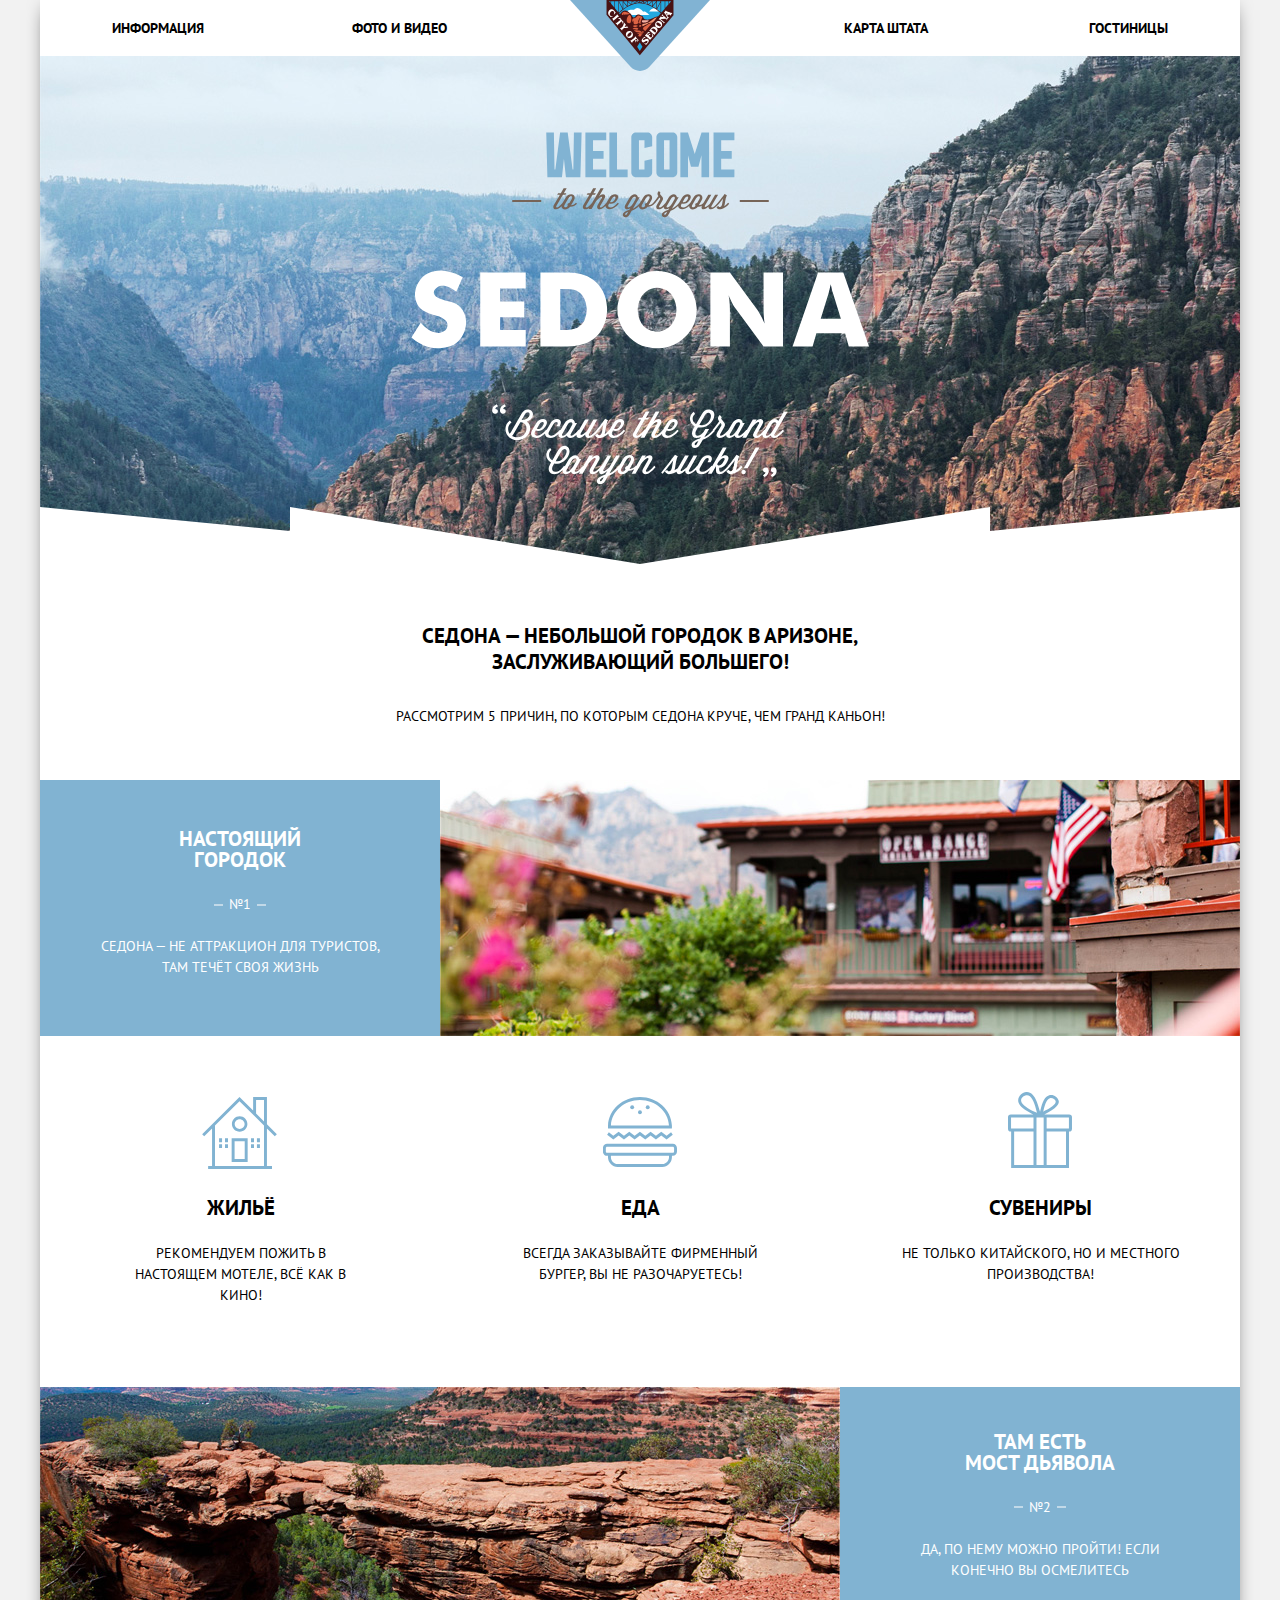
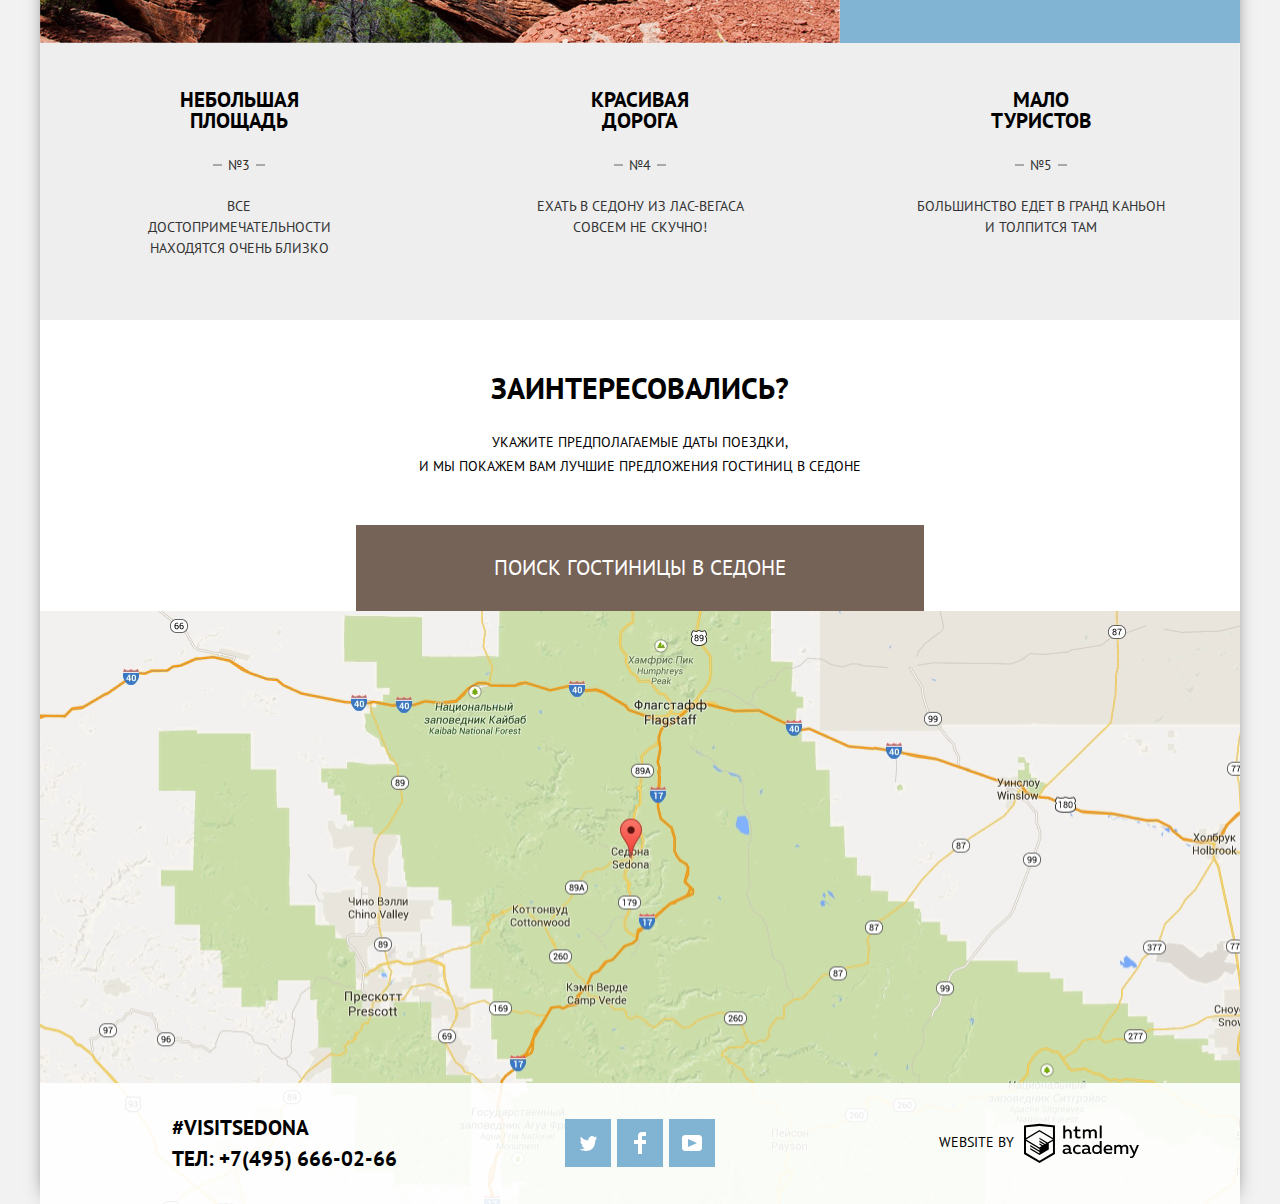
<file: index.html>
<!DOCTYPE html>
<html lang="ru">
  <head>
    <meta charset="utf-8">
    <meta name="keywords" content="Sedona, Arizona, USA">
	  <meta name="description" content="Sedona, Arizona">
    <link href="css/normalize-min.css" rel="stylesheet">
    <link href="css/style-min.css" rel="stylesheet">
    <title>Седона</title>
  </head>

  <body>
    <header class="main-header">
  	  <img class="logo" src="img/logo-sedona.svg" width="140" height="71" alt="Логотип сайта">
      <nav class="main-navigation">
  	    <ul class="site-navigation">
  		    <li class="site-link"><a href="information.html">Информация</a></li>
  		    <li class="site-link"><a href="media.html">Фото и видео</a></li>
  		    <li class="site-link"><a href="map.html">Карта штата</a></li>
  		    <li class="site-link"><a href="hotels.html">Гостиницы</a></li>
        </ul>
  	  </nav>
  	</header>

    <main class="container">
	    <h1 class="visually-hidden">Седона</h1>
      <div class="welcome-sedona">
	      <img class="intro-logo" src="img/intro-welcome.svg" width="459" height="353" alt="Логотип приветствия">
      </div>
	    <section class="reasons">
		    <h2 class="visually-hidden">Почему стоит посетить Седону?</h2>
        <div class="about-sedona">
	        <p class="sedona-is">Седона — небольшой городок в Аризоне, заслуживающий большего!</p>
		      <p class="let-us-see">Рассмотрим 5 причин, по которым Седона круче, чем гранд каньон!</p>
        </div>
        <ul class="reasons-list">
          <li class="reasons-item">
            <div class="reasons-item-container">
              <h3 class="reasons-heading">Настоящий городок</h3>
              <p class="slogan">№1</p>
              <p class="slogan">Седона — не аттракцион для туристов, там течёт своя жизнь</p>
            </div>
            <p class="image-of-city"><img src="img/features-picture-1.jpg" width="800" height="256" alt="Фотография"></p>
            <ul class="additions-list">
              <li class="additions-item icon-1">
                <h4 class="additions-heading">Жильё</h4>
                <p class="slogan">Рекомендуем пожить в настоящем мотеле, всё как в кино!</p>
              </li>
              <li class="additions-item icon-2">
                <h4 class="additions-heading">Еда</h4>
                <p class="slogan">Всегда заказывайте фирменный бургер, вы не разочаруетесь!</p>
              </li>
              <li class="additions-item icon-3">
                <h4 class="additions-heading">Сувениры</h4>
                <p class="slogan">Не только китайского, но и местного производства!</p>
              </li>
            </ul>
          </li>
          <li class="reasons-item">
            <div class="reasons-item-container">
              <h3 class="reasons-heading">Там есть<br>мост дьявола</h3>
              <p class="slogan">№2</p>
              <p class="slogan">Да, по нему можно пройти! Если конечно вы осмелитесь</p>
            </div>
            <p class="image-of-city"><img src="img/features-picture-2.jpg" width="800" height="256" alt="Фотография моста дьявола"></p>
          </li>
          <li class="reasons-item small-reasons-item">
            <h3 class="reasons-heading">Небольшая площадь</h3>
            <p class="slogan">№3</p>
            <p class="slogan">Все достопримечательности находятся очень близко</p>
          </li>
          <li class="reasons-item small-reasons-item">
            <h3 class="reasons-heading">Красивая дорога</h3>
            <p class="slogan">№4</p>
            <p class="slogan">Ехать в Седону из Лас-Вегаса совсем не скучно!</p>
          </li>
          <li class="reasons-item small-reasons-item">
            <h3 class="reasons-heading">Мало туристов</h3>
            <p class="slogan">№5</p>
            <p class="slogan">Большинство едет в Гранд Каньон и толпится там</p>
          </li>
        </ul>
      </section>

	    <section class="search-hotels">
	      <h2 class="visually-hidden">Выбор гостиницы</h2>
        <div class="visit-sedona">
	        <p class="interested">Заинтересовались?</p>
	        <p class="choose-date">Укажите предполагаемые даты поездки,<br> и мы покажем вам лучшие предложения гостиниц в Седоне</p>
          <button class="search-button" type="button">Поиск гостиницы в Седоне</button>
        </div>
        <form class="search-form" action="http://echo.htmlacademy.ru" method="post">
          <p class="arrival-date">
            <label for="arrival">Дата заезда:</label>
            <input id="arrival" type="text" name="arrival-date" value="24 апреля 2017">
            <button class="calendar-button" type="button" aria-label="Открыть календарь">
              <svg xmlns="http://www.w3.org/2000/svg" width="21" height="22" viewBox="0 0 21 22"><path d="M19.251 2.025h-2.845V.648c0-.381-.294-.689-.656-.689-.363 0-.656.308-.656.689v1.377h-3.938V.648c0-.381-.294-.689-.655-.689-.363 0-.657.308-.657.689v1.377H5.906V.648c0-.381-.294-.689-.656-.689-.363 0-.657.308-.657.689v1.377H1.75C.784 2.025 0 2.847 0 3.862v16.302C0 21.179.784 22 1.75 22h17.501c.966 0 1.749-.821 1.749-1.836V3.862c0-1.015-.783-1.837-1.749-1.837zm.437 18.139a.448.448 0 0 1-.437.459H1.75a.45.45 0 0 1-.438-.459V3.862a.45.45 0 0 1 .438-.459h2.844v1.378c0 .381.294.689.657.689.362 0 .656-.308.656-.689V3.403h3.938v1.378c0 .381.294.689.657.689.361 0 .655-.308.655-.689V3.403h3.938v1.378c0 .381.293.689.656.689.362 0 .656-.308.656-.689V3.403h2.845c.241 0 .437.206.437.459v16.302z"/><path d="M4.594 8.225h2.625v2.066H4.594zM4.594 11.668h2.625v2.067H4.594zM4.594 15.112h2.625v2.066H4.594zM9.188 15.112h2.625v2.066H9.188zM9.188 11.668h2.625v2.067H9.188zM9.188 8.225h2.625v2.066H9.188zM13.781 15.112h2.625v2.066h-2.625zM13.781 11.668h2.625v2.067h-2.625zM13.781 8.225h2.625v2.066h-2.625z"/></svg>
            </button>
          </p>
          <p class="leaving-date">
            <label for="leaving">Дата выезда:</label>
            <input id="leaving" type="text" name="leaving-date" value="4 июля 2017">
            <button class="calendar-button" type="button" aria-label="Открыть календарь">
              <svg xmlns="http://www.w3.org/2000/svg" width="21" height="22" viewBox="0 0 21 22"><path d="M19.251 2.025h-2.845V.648c0-.381-.294-.689-.656-.689-.363 0-.656.308-.656.689v1.377h-3.938V.648c0-.381-.294-.689-.655-.689-.363 0-.657.308-.657.689v1.377H5.906V.648c0-.381-.294-.689-.656-.689-.363 0-.657.308-.657.689v1.377H1.75C.784 2.025 0 2.847 0 3.862v16.302C0 21.179.784 22 1.75 22h17.501c.966 0 1.749-.821 1.749-1.836V3.862c0-1.015-.783-1.837-1.749-1.837zm.437 18.139a.448.448 0 0 1-.437.459H1.75a.45.45 0 0 1-.438-.459V3.862a.45.45 0 0 1 .438-.459h2.844v1.378c0 .381.294.689.657.689.362 0 .656-.308.656-.689V3.403h3.938v1.378c0 .381.294.689.657.689.361 0 .655-.308.655-.689V3.403h3.938v1.378c0 .381.293.689.656.689.362 0 .656-.308.656-.689V3.403h2.845c.241 0 .437.206.437.459v16.302z"/><path d="M4.594 8.225h2.625v2.066H4.594zM4.594 11.668h2.625v2.067H4.594zM4.594 15.112h2.625v2.066H4.594zM9.188 15.112h2.625v2.066H9.188zM9.188 11.668h2.625v2.067H9.188zM9.188 8.225h2.625v2.066H9.188zM13.781 15.112h2.625v2.066h-2.625zM13.781 11.668h2.625v2.067h-2.625zM13.781 8.225h2.625v2.066h-2.625z"/></svg>
            </button>
          </p>
          <p class="adult-amount">
            <label for="adult">Взрослые:</label>
            <span class="adult-amount-container">
              <button class="minus-button" type="button" aria-label="Уменьшить количество">
                <svg height="11" width="11"><line x1="0" y1="5.5" x2="11" y2="5.5" stroke="currentcolor" stroke-width="3" /></svg>
              </button>
              <input id="adult" type="text" name="adult-amount" value="2">
              <button class="plus-button" type="button" aria-label="Увеличить количество">
                <svg height="11" width="11"><line x1="0" y1="5.5" x2="11" y2="5.5" stroke="currentcolor" stroke-width="3" /><line x1="5.5" y1="0" x2="5.5" y2="11" stroke="currentcolor" stroke-width="3"/></svg>
              </button>
            </span>
          </p>
          <p class="child-amount">
            <label for="child">Дети:</label>
            <span class="child-amount-container">
              <button class="minus-button" type="button" aria-label="Уменьшить количество">
                <svg height="11" width="11"><line x1="0" y1="5.5" x2="11" y2="5.5" stroke="currentcolor" stroke-width="3" /></svg>
              </button>
              <input id="child" type="text" name="child-amount" value="0">
              <button class="plus-button" type="button" aria-label="Увеличить количество">
                <svg height="11" width="11"><line x1="0" y1="5.5" x2="11" y2="5.5" stroke="currentcolor" stroke-width="3"/><line x1="5.5" y1="0" x2="5.5" y2="11" stroke="currentcolor" stroke-width="3" /></svg>
              </button>
            </span>
          </p>
          <button type="submit">Найти</button>
        </form>
	    </section>
	  </main>

	  <footer class="main-footer">
      <section class="sedona-on-the-map">
        <h2 class="visually-hidden">Расположение города на карте</h2>
        <iframe src="https://www.google.com/maps/embed?pb=!1m18!1m12!1m3!1d74059.6358824358!2d-111.81396947261223!3d34.88123528211094!2m3!1f0!2f0!3f0!3m2!1i1024!2i768!4f13.1!3m3!1m2!1s0x872da132f942b00d%3A0x5548c523fa6c8efd!2z0KHQtdC00L7QvdCwLCDQkNGA0LjQt9C-0L3QsCA4NjMzNiwg0KHQqNCQ!5e0!3m2!1sru!2sru!4v1582837533225!5m2!1sru!2sru" width="1200" height="593" allowfullscreen></iframe>
        <p>
          <img src="img/map.png" width="1200" height="593" alt="город Седона на карте">
        </p>
      </section>
      <div class="footer-container main-footer-container">
    	  <div class="footer-contacts">
    	    <p class="contacts hashtag">#VISITSEDONA</p>
    		  <p class="contacts cellphone">Тел: <a href="tel:+74956660266">+7(495) 666-02-66</a></p>
    	  </div>
        <div class="socials-list-container">
      	  <ul class="socials-list">
            <li class="socials-item">
              <a class="link" href="" aria-label="Twitter">Twitter <svg class="icon-1" xmlns="http://www.w3.org/2000/svg" xmlns:xlink="http://www.w3.org/1999/xlink" width="17" height="15" viewBox="0 0 17 15"><path d="M10.95.144c1.685-.496 2.984.27 3.577 1.179.673-.231 1.331-.481 2.011-.708a2.345 2.345 0 0 1-.857 1.768c.685.17 1.304-.491 1.304-.491-.169 1-1.006 1.788-1.563 2.024-.231 6.75-3.175 11.217-10.077 11.082h-.446c-.41 0-4.164-.46-4.898-1.887 2.271.196 3.893-.422 4.693-1.177-.96-.3-2.679-.477-2.979-2.95.349.106.564.228 1.19.119C1.705 8.247.374 7.53.448 5.33c.285.328 1.067.536 1.34.472C1.085 5.561-.182 2.442.894.85c1.818 1.854 3.735 3.606 7.152 3.773C8.254 2.33 9.183.793 10.95.144z"/></svg></a>
            </li>
            <li class="socials-item">
              <a class="link" href="" aria-label="Facebook">Facebook <svg xmlns="http://www.w3.org/2000/svg" width="12" height="22" viewBox="0 0 12 22"><path d="M12 4V0H8a4 4 0 0 0-4 4v4H0v4h4v10h4V12h4V8H8V4h4z"/></svg></a>
            </li>
            <li class="socials-item">
              <a class="link" href="" aria-label="Youtube">Youtube <svg xmlns="http://www.w3.org/2000/svg" xmlns:xlink="http://www.w3.org/1999/xlink" width="20" height="16" viewBox="0 0 20 16"><path d="M17 0H3C1.35 0 0 1.35 0 3v10c0 1.65 1.35 3 3 3h14c1.65 0 3-1.35 3-3V3c0-1.65-1.35-3-3-3zM6.027 11.998V4.002L15.014 8l-8.987 3.998z"/></svg></a>
            </li>
          </ul>
        </div>
    	  <p class="made-by">Website by
          <a href="https://htmlacademy.ru/intensive/htmlcss">
            <svg id="Layer_1" class="logo-htmlacademy" data-name="Layer 1" xmlns="http://www.w3.org/2000/svg" width="115" height="41" viewBox="0 0 108.08 36.85">
              <title>Логотип htmlacademy</title>
              <path d="M44.61,26.88a2,2,0,0,0,.55-0.1v1.33a3.25,3.25,0,0,1-1.18.21,1.67,1.67,0,0,1-1.67-1,4.84,4.84,0,0,1-3.14,1.08c-1.51,0-2.91-.83-2.91-2.55,0-2.13,2-2.79,3.71-2.79a11.08,11.08,0,0,1,2.17.25v-0.3c0-1-.76-1.77-2.19-1.77a7.42,7.42,0,0,0-3,.64v-1.7a10.21,10.21,0,0,1,3.19-.55c2.36,0,3.81,1.12,3.81,3.65v3a0.54,0.54,0,0,0,.49.59h0.17Zm-6.44-1.13A1.35,1.35,0,0,0,39.63,27h0.11a3.39,3.39,0,0,0,2.41-1V24.58a9.72,9.72,0,0,0-1.81-.21c-1,0-2.16.33-2.16,1.38h0Zm12.36-6.11a5,5,0,0,1,2.57.64V22a4.08,4.08,0,0,0-2.3-.7,2.75,2.75,0,1,0,0,5.49,5,5,0,0,0,2.43-.64v1.71a6.27,6.27,0,0,1-2.76.57A4.21,4.21,0,0,1,46,24.51q0-.21,0-0.41a4.32,4.32,0,0,1,4.18-4.46h0.38Zm12.17,7.24a2,2,0,0,0,.55-0.1v1.33a3.25,3.25,0,0,1-1.18.21,1.67,1.67,0,0,1-1.67-1,4.84,4.84,0,0,1-3.14,1.08c-1.51,0-2.91-.83-2.91-2.55,0-2.13,2-2.79,3.71-2.79a11.08,11.08,0,0,1,2.17.25v-0.3c0-1-.76-1.77-2.19-1.77a7.42,7.42,0,0,0-3,.64v-1.7a10.21,10.21,0,0,1,3.19-.55c2.36,0,3.81,1.12,3.81,3.65v3a0.54,0.54,0,0,0,.49.59h0.17Zm-6.44-1.13A1.35,1.35,0,0,0,57.73,27h0.11a3.39,3.39,0,0,0,2.41-1V24.58a9.72,9.72,0,0,0-1.81-.21c-1.06,0-2.16.33-2.16,1.38h0ZM73,16V28.2H71.35V26.88a3.88,3.88,0,0,1-3.19,1.54,4.4,4.4,0,0,1,0-8.78,3.81,3.81,0,0,1,3,1.3V16H73Zm-4.53,5.22a2.76,2.76,0,1,0,0,5.52A2.86,2.86,0,0,0,71.15,25V23A2.91,2.91,0,0,0,68.49,21.27ZM79,19.64c3.31,0,4.46,2.68,3.92,5.09H76.7c0.21,1.5,1.67,2.11,3.19,2.11a6.11,6.11,0,0,0,2.64-.59v1.6a7.14,7.14,0,0,1-3,.57C77,28.42,74.78,27,74.78,24a4.18,4.18,0,0,1,4-4.39H79Zm0.09,1.54a2.28,2.28,0,0,0-2.44,2.1v0.06H81.3A2,2,0,0,0,79.13,21.18Zm5.73,7V19.87h1.65v1a3.81,3.81,0,0,1,2.78-1.27A2.86,2.86,0,0,1,91.89,21a4.12,4.12,0,0,1,2.91-1.33A3.06,3.06,0,0,1,98,23V28.2h-1.9V23.05a1.59,1.59,0,0,0-1.42-1.75H94.42a2.8,2.8,0,0,0-2.07,1.12V28.2h-1.9V23.05A1.59,1.59,0,0,0,89,21.31H88.8a3,3,0,0,0-2.21,1.29v5.63H84.86Zm21.31-8.33h1.9l-3.91,9.46c-0.9,2.17-2.09,2.86-3.35,2.86a4.76,4.76,0,0,1-1.1-.14V30.46a2.86,2.86,0,0,0,.85.12c0.9,0,1.58-.64,2.07-1.9l0.17-.42-4-8.4h2l2.86,6.29ZM38.73,1.46V6.22a3.81,3.81,0,0,1,2.7-1.14,3.25,3.25,0,0,1,3.44,3.4v5.15H43V8.72a1.81,1.81,0,0,0-1.61-2h-0.3a2.93,2.93,0,0,0-2.32,1.39v5.52h-1.9V1.46h1.9ZM49.94,2.31v3h3V6.91h-3v3.81c0,1.1.5,1.46,1.58,1.46a4.49,4.49,0,0,0,1.69-.33v1.6A6.8,6.8,0,0,1,51,13.8a2.55,2.55,0,0,1-2.86-2.74V6.89H46.58V5.26h1.5V2.74Zm5.4,11.31V5.28H57v1A3.81,3.81,0,0,1,59.77,5a2.86,2.86,0,0,1,2.6,1.33A4.12,4.12,0,0,1,65.28,5,3.06,3.06,0,0,1,68.44,8.4v5.21h-1.9V8.46a1.59,1.59,0,0,0-1.42-1.75H64.89a2.8,2.8,0,0,0-2.07,1.12v5.78h-1.9V8.46A1.59,1.59,0,0,0,59.5,6.71H59.27A3,3,0,0,0,57.06,8v5.63H55.34ZM71.17,1.45H73V13.6H71.17V1.45ZM14.71,0H14.55L0,1.54V28.21l14.55,8.66,14.55-8.66V1.54Zm12.5,27.1L14.55,34.64,1.9,27.12V16.18l12.59,7.5V25L5.86,19.9v1.31l8.68,5.21v1.39L5.87,22.65V24l8.68,5.21,8.75-5.24V18.31L27.2,16V27.12Zm0-12.53-3.48,2-1.6,1L14.51,13v1.31L21,18.23H21l-0.14.09-1,.54-5.37-3.2V17l4.24,2.52-1,.67-3.2-1.9v1.31l2.1,1.24L14.5,22.1,2,14.65,14.51,7.11Zm0-1.32L14.49,5.76,1.91,13.25v-10L14.56,1.92,27.21,3.25v10h0Z" transform="translate(0 -0.02)"/>
            </svg>
          </a>
        </p>
      </div>
	  </footer>
    <script src="js/form-compress.js"></script>
  </body>
</html>
</file>
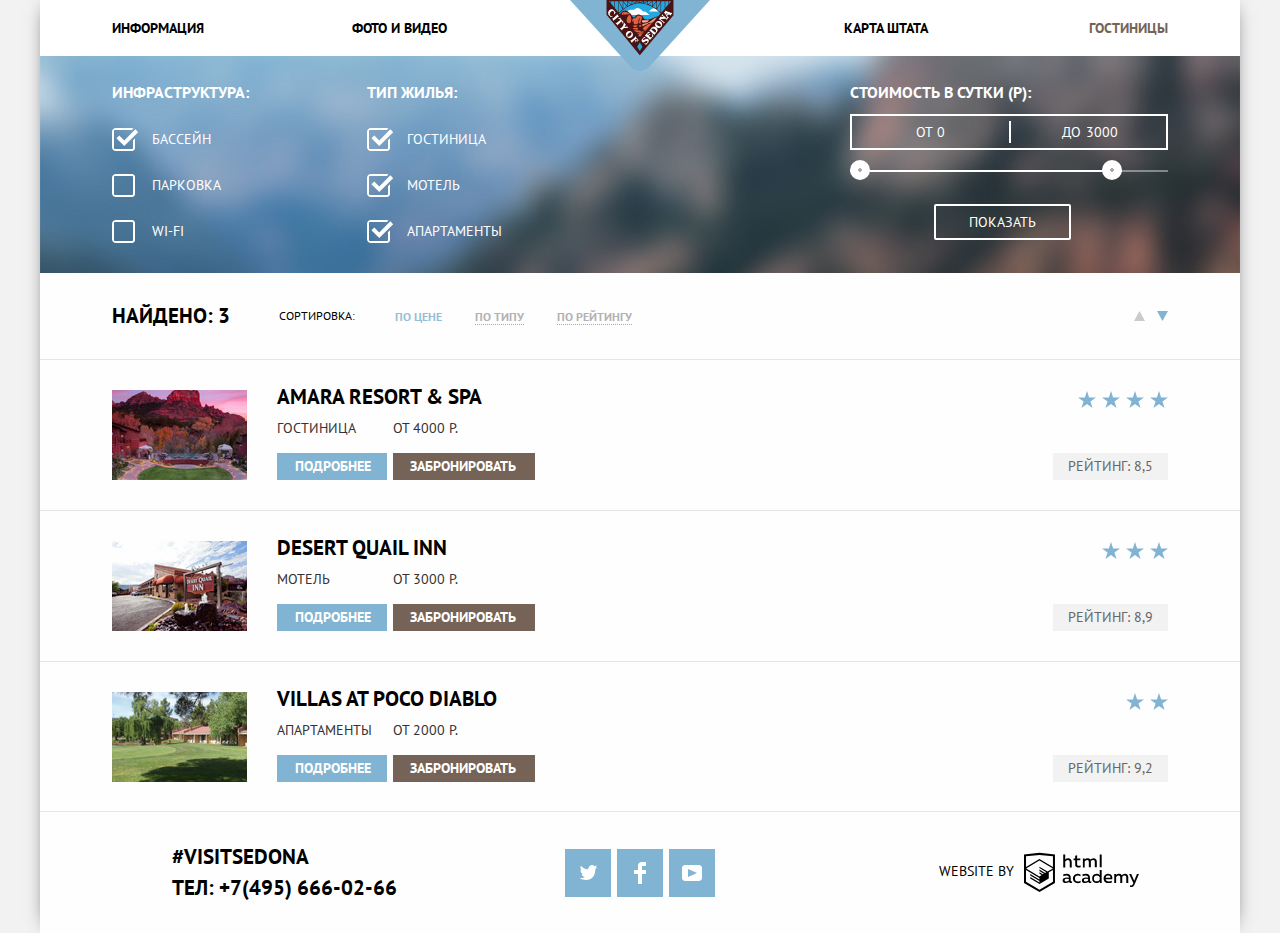
<file: hotels.html>
<!DOCTYPE html>
<html lang="ru">
  <head>
    <meta charset="utf-8">
	  <meta name="keywords" content="Sedona, Arizona, USA, hotels">
	  <meta name="description" content="Hotels of Sedona, Arizona">
    <link href="css/normalize-min.css" rel="stylesheet">
    <link href="css/style-min.css" rel="stylesheet">
	  <title>Отели и гостиницы Седоны</title>
  </head>

  <body>
    <header class="main-header">
	    <nav class="main-navigation">
        <a class="logo" href="index.html">
          <img src="img/logo-sedona.svg" width="140" height="71" alt="Логотип сайта">
        </a>
	      <ul class="site-navigation">
		      <li class="site-link information"><a href="information.html">Информация</a></li>
          <li class="site-link photo-and-video"><a href="media.html">Фото и видео</a></li>
          <li class="site-link states-map"><a href="map.html">Карта штата</a></li>
          <li class="site-link hotels site-navigation-current">Гостиницы</li>
		    </ul>
	    </nav>
	  </header>

	  <main>
	    <h1 class="visually-hidden">Отели и гостиницы Седоны</h1>

      <section class="search-filtr">
        <h2 class="visually-hidden">Фильтр поиска</h2>
        <form class="search-filtr-form" action="http://echo.htmlacademy.ru" method="post">
          <fieldset class="group-checkbox group">
            <legend class="group-name">Инфраструктура:</legend>
            <ul class="checkbox-list">
              <li class="checkbox-list-item">
                <label class="checkbox-name" for="swimming">
                  <input class="visually-hidden checkbox-input" id="swimming" type="checkbox" name="swimming-pool" checked>
                  Бассейн<span class="checkbox-indicator">Выбрать</span>
                </label>
              </li>
              <li class="checkbox-list-item">
                <label class="checkbox-name" for="parking-place">
                  <input class="visually-hidden checkbox-input" id="parking-place" type="checkbox" name="parking">
                  Парковка<span class="checkbox-indicator">Выбрать</span>
                </label>
              </li>
              <li class="checkbox-list-item">
                <label class="checkbox-name" for="wi-fi-internet">
                  <input class="visually-hidden checkbox-input" id="wi-fi-internet" type="checkbox" name="wi-fi">
                  Wi-Fi<span class="checkbox-indicator">Выбрать</span>
                </label>
              </li>
            </ul>
          </fieldset>
          <fieldset class="group-checkbox group">
            <legend class="group-name">Тип жилья:</legend>
            <ul class="checkbox-list">
              <li class="checkbox-list-item">
                <label class="checkbox-name" for="hotel">
                  <input class="visually-hidden checkbox-input" id="hotel" type="checkbox" name="hotels" checked>
                  Гостиница<span class="checkbox-indicator">Выбрать</span>
                </label>
              </li>
              <li class="checkbox-list-item">
                <label class="checkbox-name" for="motel">
                  <input class="visually-hidden checkbox-input" id="motel" type="checkbox" name="motels" checked>
                  Мотель<span class="checkbox-indicator">Выбрать</span>
                </label>
              </li>
              <li class="checkbox-list-item">
                <label class="checkbox-name" for="appartment">
                  <input class="visually-hidden checkbox-input" id="appartment" type="checkbox" name="appartments" checked>
                  Апартаменты<span class="checkbox-indicator">Выбрать</span>
                </label>
              </li>
            </ul>
          </fieldset>
          <fieldset class="group-range group">
            <legend class="group-name">Стоимость в сутки (Р):</legend>
            <ul class="minmax-input-list">
              <li class="minmax-input-list-item">
                <label class="visually-hidden" for="min-cost">Минимальная стоимость</label>
                <input class="input-cost" id="min-cost" type="text" name="min-of-range" value="0">
              </li>
              <li class="minmax-input-list-item">
                <label class="visually-hidden" for="max-cost">Максимальная стоимость</label>
                <input class="input-cost" id="max-cost" type="text" name="max-of-range" value="3000">
              </li>
            </ul>
            <div class="multiple-range">
              <div class="track"></div>
              <div class="first-slider"></div>
              <div class="second-slider"></div>
            </div>
            <button type="submit">Показать</button>
          </fieldset>
        </form>
        <div class="picking">
		      <p class="search-results">Найдено: 3</p>
		      <p class="sorting">Сортировка:</p>
		        <ul class="sorting-list">
		          <li class="sorting-list-item"><a class="current-sorting-link">По цене</a></li>
		          <li class="sorting-list-item"><a class="sorting-link" href="">По Типу</a></li>
		          <li class="sorting-list-item"><a class="sorting-link" href="">По рейтингу</a></li>
		        </ul>
            <ul class="updown-list">
              <li class="updown-list-item"><a class="updown-link" href=""><svg xmlns="http://www.w3.org/2000/svg" width="11" height="10" viewBox="0 0 11 10"><path d="M5.5 0L0 10h11z"/></svg></a></li>
              <li class="updown-list-item"><a class="current-updown-link"><svg xmlns="http://www.w3.org/2000/svg" width="11" height="10" viewBox="0 0 11 10"><path d="M5.5 10L0 0h11"/></svg></a></li>
            </ul>
        </div>
      </section>

      <section class="hotels">
        <h2 class="visually-hidden">Список отелей</h2>
        <ul class="hotels-list">
          <li class="hotels-preview">
              <div class="wrapper-container-1">
                <h3 class="hotels-heading"><a class="hotel-link" href="">Amara Resort & Spa</a></h3>
                <p class="hotels-information hotels-img"><img src="img/hotel-picture-1.jpg" width="135" height="90" alt="Фотография отеля Amara Resort & Spa"></p>
                <p class="stars-amount">
                  <svg xmlns="http://www.w3.org/2000/svg" width="18" height="17" viewBox="0 0 18 17"><path fill="#81B3D2" d="M9.002 0l2.126 6.494h6.877l-5.564 4.012L14.566 17l-5.564-4.013L3.438 17l2.126-6.494L0 6.494h6.878z"/></svg><svg xmlns="http://www.w3.org/2000/svg" width="18" height="17" viewBox="0 0 18 17"><path fill="#81B3D2" d="M9.002 0l2.126 6.494h6.877l-5.564 4.012L14.566 17l-5.564-4.013L3.438 17l2.126-6.494L0 6.494h6.878z"/></svg><svg xmlns="http://www.w3.org/2000/svg" width="18" height="17" viewBox="0 0 18 17"><path fill="#81B3D2" d="M9.002 0l2.126 6.494h6.877l-5.564 4.012L14.566 17l-5.564-4.013L3.438 17l2.126-6.494L0 6.494h6.878z"/></svg><svg xmlns="http://www.w3.org/2000/svg" width="18" height="17" viewBox="0 0 18 17"><path fill="#81B3D2" d="M9.002 0l2.126 6.494h6.877l-5.564 4.012L14.566 17l-5.564-4.013L3.438 17l2.126-6.494L0 6.494h6.878z"/></svg>
                </p>
              </div>
              <div class="wrapper-container-2">
                <p class="hotels-information">Гостиница</p>
                <p class="hotels-information">От 4000 Р.</p>
              </div>
              <div class="wrapper-container-3">
                <p class="rating">Рейтинг: 8,5</p>
                <a class="additions-button" href="">Подробнее</a>
                <a class="reserve-button" href="">Забронировать</a>
              </div>
          </li>
          <li class="hotels-preview">
              <div class="wrapper-container-1">
                <h3 class="hotels-heading"><a class="hotel-link" href="">Desert Quail Inn</a></h3>
                <p class="hotels-information hotels-img"><img src="img/hotel-picture-2.jpg" width="135" height="90" alt="Фотография отеля Desert Quail Inn"></p>
                <p class="stars-amount">
                  <svg xmlns="http://www.w3.org/2000/svg" width="18" height="17" viewBox="0 0 18 17"><path fill="#81B3D2" d="M9.002 0l2.126 6.494h6.877l-5.564 4.012L14.566 17l-5.564-4.013L3.438 17l2.126-6.494L0 6.494h6.878z"/></svg><svg xmlns="http://www.w3.org/2000/svg" width="18" height="17" viewBox="0 0 18 17"><path fill="#81B3D2" d="M9.002 0l2.126 6.494h6.877l-5.564 4.012L14.566 17l-5.564-4.013L3.438 17l2.126-6.494L0 6.494h6.878z"/></svg><svg xmlns="http://www.w3.org/2000/svg" width="18" height="17" viewBox="0 0 18 17"><path fill="#81B3D2" d="M9.002 0l2.126 6.494h6.877l-5.564 4.012L14.566 17l-5.564-4.013L3.438 17l2.126-6.494L0 6.494h6.878z"/></svg>
                </p>
              </div>
              <div class="wrapper-container-2">
                <p class="hotels-information">Мотель</p>
                <p class="hotels-information">От 3000 Р.</p>
              </div>
              <div class="wrapper-container-3">
                <p class="rating">Рейтинг: 8,9</p>
                <a class="additions-button" href="">Подробнее</a>
                <a class="reserve-button" href="">Забронировать</a>
              </div>
          </li>
          <li class="hotels-preview">
              <div class="wrapper-container-1">
                <h3 class="hotels-heading"><a class="hotel-link" href="">Villas at Poco Diablo</a></h3>
                <p class="hotels-information hotels-img"><img src="img/hotel-picture-3.jpg" width="135" height="90" alt="Фотография отеля Villas at Poco Diablo"></p>
                <p class="stars-amount">
                  <svg xmlns="http://www.w3.org/2000/svg" width="18" height="17" viewBox="0 0 18 17"><path fill="#81B3D2" d="M9.002 0l2.126 6.494h6.877l-5.564 4.012L14.566 17l-5.564-4.013L3.438 17l2.126-6.494L0 6.494h6.878z"/></svg><svg xmlns="http://www.w3.org/2000/svg" width="18" height="17" viewBox="0 0 18 17"><path fill="#81B3D2" d="M9.002 0l2.126 6.494h6.877l-5.564 4.012L14.566 17l-5.564-4.013L3.438 17l2.126-6.494L0 6.494h6.878z"/></svg>
                </p>
              </div>
              <div class="wrapper-container-2">
                <p class="hotels-information">Апартаменты</p>
                <p class="hotels-information">От 2000 Р.</p>
              </div>
              <div class="wrapper-container-3">
                <p class="rating">Рейтинг: 9,2</p>
                <a class="additions-button" href="">Подробнее</a>
                <a class="reserve-button" href="">Забронировать</a>
              </div>
          </li>
        </ul>
      </section>
	  </main>

    <footer class="main-footer">
      <div class="footer-container">
        <div class="footer-contacts">
          <p class="contacts hashtag">#VISITSEDONA</p>
          <p class="contacts cellphone">Тел: <a href="tel:+74956660266">+7(495) 666-02-66</a></p>
        </div>
        <div class="socials-list-container">
          <ul class="socials-list">
            <li class="socials-item">
              <a class="link" href="" aria-label="Twitter">Twitter <svg class="icon-1" xmlns="http://www.w3.org/2000/svg" xmlns:xlink="http://www.w3.org/1999/xlink" width="17" height="15" viewBox="0 0 17 15"><path d="M10.95.144c1.685-.496 2.984.27 3.577 1.179.673-.231 1.331-.481 2.011-.708a2.345 2.345 0 0 1-.857 1.768c.685.17 1.304-.491 1.304-.491-.169 1-1.006 1.788-1.563 2.024-.231 6.75-3.175 11.217-10.077 11.082h-.446c-.41 0-4.164-.46-4.898-1.887 2.271.196 3.893-.422 4.693-1.177-.96-.3-2.679-.477-2.979-2.95.349.106.564.228 1.19.119C1.705 8.247.374 7.53.448 5.33c.285.328 1.067.536 1.34.472C1.085 5.561-.182 2.442.894.85c1.818 1.854 3.735 3.606 7.152 3.773C8.254 2.33 9.183.793 10.95.144z"/></svg></a>
            </li>
            <li class="socials-item">
              <a class="link" href="" aria-label="Facebook">Facebook <svg xmlns="http://www.w3.org/2000/svg" width="12" height="22" viewBox="0 0 12 22"><path d="M12 4V0H8a4 4 0 0 0-4 4v4H0v4h4v10h4V12h4V8H8V4h4z"/></svg></a>
            </li>
            <li class="socials-item">
              <a class="link" href="" aria-label="Youtube">Youtube <svg xmlns="http://www.w3.org/2000/svg" xmlns:xlink="http://www.w3.org/1999/xlink" width="20" height="16" viewBox="0 0 20 16"><path d="M17 0H3C1.35 0 0 1.35 0 3v10c0 1.65 1.35 3 3 3h14c1.65 0 3-1.35 3-3V3c0-1.65-1.35-3-3-3zM6.027 11.998V4.002L15.014 8l-8.987 3.998z"/></svg></a>
            </li>
          </ul>
        </div>
        <p class="made-by">Website by
          <a href="https://htmlacademy.ru/intensive/htmlcss">
            <svg id="Layer_1" class="logo-htmlacademy" data-name="Layer 1" xmlns="http://www.w3.org/2000/svg" width="115" height="41" viewBox="0 0 108.08 36.85">
              <title>Логотип htmlacademy</title>
              <path d="M44.61,26.88a2,2,0,0,0,.55-0.1v1.33a3.25,3.25,0,0,1-1.18.21,1.67,1.67,0,0,1-1.67-1,4.84,4.84,0,0,1-3.14,1.08c-1.51,0-2.91-.83-2.91-2.55,0-2.13,2-2.79,3.71-2.79a11.08,11.08,0,0,1,2.17.25v-0.3c0-1-.76-1.77-2.19-1.77a7.42,7.42,0,0,0-3,.64v-1.7a10.21,10.21,0,0,1,3.19-.55c2.36,0,3.81,1.12,3.81,3.65v3a0.54,0.54,0,0,0,.49.59h0.17Zm-6.44-1.13A1.35,1.35,0,0,0,39.63,27h0.11a3.39,3.39,0,0,0,2.41-1V24.58a9.72,9.72,0,0,0-1.81-.21c-1,0-2.16.33-2.16,1.38h0Zm12.36-6.11a5,5,0,0,1,2.57.64V22a4.08,4.08,0,0,0-2.3-.7,2.75,2.75,0,1,0,0,5.49,5,5,0,0,0,2.43-.64v1.71a6.27,6.27,0,0,1-2.76.57A4.21,4.21,0,0,1,46,24.51q0-.21,0-0.41a4.32,4.32,0,0,1,4.18-4.46h0.38Zm12.17,7.24a2,2,0,0,0,.55-0.1v1.33a3.25,3.25,0,0,1-1.18.21,1.67,1.67,0,0,1-1.67-1,4.84,4.84,0,0,1-3.14,1.08c-1.51,0-2.91-.83-2.91-2.55,0-2.13,2-2.79,3.71-2.79a11.08,11.08,0,0,1,2.17.25v-0.3c0-1-.76-1.77-2.19-1.77a7.42,7.42,0,0,0-3,.64v-1.7a10.21,10.21,0,0,1,3.19-.55c2.36,0,3.81,1.12,3.81,3.65v3a0.54,0.54,0,0,0,.49.59h0.17Zm-6.44-1.13A1.35,1.35,0,0,0,57.73,27h0.11a3.39,3.39,0,0,0,2.41-1V24.58a9.72,9.72,0,0,0-1.81-.21c-1.06,0-2.16.33-2.16,1.38h0ZM73,16V28.2H71.35V26.88a3.88,3.88,0,0,1-3.19,1.54,4.4,4.4,0,0,1,0-8.78,3.81,3.81,0,0,1,3,1.3V16H73Zm-4.53,5.22a2.76,2.76,0,1,0,0,5.52A2.86,2.86,0,0,0,71.15,25V23A2.91,2.91,0,0,0,68.49,21.27ZM79,19.64c3.31,0,4.46,2.68,3.92,5.09H76.7c0.21,1.5,1.67,2.11,3.19,2.11a6.11,6.11,0,0,0,2.64-.59v1.6a7.14,7.14,0,0,1-3,.57C77,28.42,74.78,27,74.78,24a4.18,4.18,0,0,1,4-4.39H79Zm0.09,1.54a2.28,2.28,0,0,0-2.44,2.1v0.06H81.3A2,2,0,0,0,79.13,21.18Zm5.73,7V19.87h1.65v1a3.81,3.81,0,0,1,2.78-1.27A2.86,2.86,0,0,1,91.89,21a4.12,4.12,0,0,1,2.91-1.33A3.06,3.06,0,0,1,98,23V28.2h-1.9V23.05a1.59,1.59,0,0,0-1.42-1.75H94.42a2.8,2.8,0,0,0-2.07,1.12V28.2h-1.9V23.05A1.59,1.59,0,0,0,89,21.31H88.8a3,3,0,0,0-2.21,1.29v5.63H84.86Zm21.31-8.33h1.9l-3.91,9.46c-0.9,2.17-2.09,2.86-3.35,2.86a4.76,4.76,0,0,1-1.1-.14V30.46a2.86,2.86,0,0,0,.85.12c0.9,0,1.58-.64,2.07-1.9l0.17-.42-4-8.4h2l2.86,6.29ZM38.73,1.46V6.22a3.81,3.81,0,0,1,2.7-1.14,3.25,3.25,0,0,1,3.44,3.4v5.15H43V8.72a1.81,1.81,0,0,0-1.61-2h-0.3a2.93,2.93,0,0,0-2.32,1.39v5.52h-1.9V1.46h1.9ZM49.94,2.31v3h3V6.91h-3v3.81c0,1.1.5,1.46,1.58,1.46a4.49,4.49,0,0,0,1.69-.33v1.6A6.8,6.8,0,0,1,51,13.8a2.55,2.55,0,0,1-2.86-2.74V6.89H46.58V5.26h1.5V2.74Zm5.4,11.31V5.28H57v1A3.81,3.81,0,0,1,59.77,5a2.86,2.86,0,0,1,2.6,1.33A4.12,4.12,0,0,1,65.28,5,3.06,3.06,0,0,1,68.44,8.4v5.21h-1.9V8.46a1.59,1.59,0,0,0-1.42-1.75H64.89a2.8,2.8,0,0,0-2.07,1.12v5.78h-1.9V8.46A1.59,1.59,0,0,0,59.5,6.71H59.27A3,3,0,0,0,57.06,8v5.63H55.34ZM71.17,1.45H73V13.6H71.17V1.45ZM14.71,0H14.55L0,1.54V28.21l14.55,8.66,14.55-8.66V1.54Zm12.5,27.1L14.55,34.64,1.9,27.12V16.18l12.59,7.5V25L5.86,19.9v1.31l8.68,5.21v1.39L5.87,22.65V24l8.68,5.21,8.75-5.24V18.31L27.2,16V27.12Zm0-12.53-3.48,2-1.6,1L14.51,13v1.31L21,18.23H21l-0.14.09-1,.54-5.37-3.2V17l4.24,2.52-1,.67-3.2-1.9v1.31l2.1,1.24L14.5,22.1,2,14.65,14.51,7.11Zm0-1.32L14.49,5.76,1.91,13.25v-10L14.56,1.92,27.21,3.25v10h0Z" transform="translate(0 -0.02)"/>
            </svg>
          </a>
        </p>
      </div>
    </footer>
  </body>
</html>
</file>
<file: css/style-min.css>
@keyframes shake{0%,to{transform:translateX(0)}10%,30%,50%,70%,90%{transform:translateX(-10px)}20%,40%,60%,80%{transform:translateX(10px)}}@font-face{font-family:'PT Sans';font-style:normal;font-weight:400;src:local('PT Sans'),local('PTSans-Regular'),url(../fonts/pt-sans-v11-latin_cyrillic-ext-regular.woff2) format('woff2'),url(../fonts/pt-sans-v11-latin_cyrillic-ext-regular.woff) format('woff')}@font-face{font-family:'PT Sans';font-style:normal;font-weight:700;src:local('PT Sans Bold'),local('PTSans-Bold'),url(../fonts/pt-sans-v11-latin_cyrillic-ext-700.woff2) format('woff2'),url(../fonts/pt-sans-v11-latin_cyrillic-ext-700.woff) format('woff')}body{width:1200px;margin:0 auto;padding:0;font-family:"PT Sans",Arial,sans-serif;font-size:14px;line-height:24px;font-weight:700;color:#000;text-align:center;text-transform:uppercase;box-shadow:0 0 20px -10px #000;background-color:#f2f2f2}.visually-hidden{position:absolute;height:1px;width:1px;overflow:hidden;clip:rect(1px 1px 1px 1px);clip:rect(1px,1px,1px,1px);white-space:nowrap}a{text-decoration:none}.main-header{position:relative}.main-header .logo{position:absolute;left:530px}.main-header img{vertical-align:top}.main-navigation{line-height:26px}.site-navigation{display:flex;flex-direction:row;flex-wrap:wrap;margin:0;padding:0;text-align:left;list-style:none;background-color:#fff}.site-navigation .site-link{width:240px;padding:15px 0;line-height:26px}.site-navigation .site-link:nth-child(4n+3){margin-left:96px}.site-navigation .site-link:nth-child(4n+1){margin-left:72px}.site-navigation .site-link:nth-child(4n+4){margin-right:72px;text-align:right}.site-navigation .site-link:nth-child(4n+3){text-align:right}.site-navigation a{color:inherit}.site-navigation a:hover{color:#81b3d2}.site-navigation a:active{color:#b2b2b2}.site-navigation-current{color:#766357}.welcome-sedona{min-height:373px;padding-top:76px;padding-bottom:59px;background-image:url(../img/polygon.svg),url(../img/background-photo.jpg);background-color:#e1eff8;background-repeat:no-repeat;background-position:center bottom,0 -56px}.about-sedona{padding-top:59px;padding-bottom:37px;background-color:#fff}.reasons .reasons-list{margin:0;padding:0;width:100%;display:flex;flex-direction:row;flex-wrap:wrap;list-style:none}.reasons-list .reasons-item:first-child{display:flex;flex-direction:row;flex-wrap:wrap}.reasons-item .reasons-item-container{width:280px;padding:30px 60px 53px;background-color:#81b3d2}.reasons-item:nth-child(2) .reasons-item-container{width:304px;padding:26px 48px 52px}.reasons-item:nth-child(2) .image-of-city{width:800px;margin:0;order:-1}.reasons-item-container .reasons-heading{margin:18px 34px 24px;font-size:21px;line-height:21px;color:#fff}.reasons-item-container .slogan{margin-bottom:21px;font-size:14px;font-weight:400;line-height:21px;color:#fff}.reasons-item-container .slogan:first-of-type{display:flex;flex-direction:row;justify-content:center;align-items:center}.reasons-item-container .slogan:first-of-type::after,.reasons-item-container .slogan:first-of-type::before{content:"";width:9px;height:2px;background-color:#c2d9e8}.reasons-item-container .slogan:first-of-type::before{margin-right:6px}.reasons-item-container .slogan:first-of-type::after{margin-left:6px}.reasons-item-container .slogan:last-child{margin-bottom:0}.reasons-item .image-of-city,.sedona-on-the-map p{margin:0;padding:0}.image-of-city img{vertical-align:middle}.reasons-item .additions-list{padding:0;width:100%;display:flex;flex-direction:row;list-style:inherit}.additions-list .additions-item{padding-top:133px;padding-bottom:81px;min-height:330px;width:400px;box-sizing:border-box}.additions-list .additions-item:first-child{padding-left:73px;padding-right:72px;background-color:#fff}.additions-list .additions-item:nth-child(2){padding-left:58px;padding-right:58px;background-color:#fff}.additions-list .additions-item:last-child{padding-left:44px;padding-right:43px;background-color:#fff}.additions-item .additions-heading{margin-bottom:25px;font-size:21px;line-height:21px}.additions-item .slogan{margin-bottom:0;font-size:14px;font-weight:400;line-height:21px}.additions-list .icon-1{background-image:url(../img/icon-1.svg);background-position:162px 61px;background-repeat:no-repeat}.additions-list .icon-2,.additions-list .icon-3{background-image:url(../img/icon-2.svg);background-position:163px 61px;background-repeat:no-repeat}.additions-list .icon-3{background-image:url(../img/icon-3.svg);background-position:168px 56px}.reasons-list .reasons-item:nth-child(2){display:flex;flex-direction:row}.reasons-list .small-reasons-item{width:208px;padding:46px 97px 61px 95px;background-color:#eee}.small-reasons-item .reasons-heading{margin-top:0;margin-bottom:24px;font-size:21px;line-height:21px}.small-reasons-item .slogan{margin-top:20px;font-weight:400;line-height:21px;color:#333}.small-reasons-item .slogan:first-of-type{display:flex;flex-direction:row;justify-content:center;align-items:center}.small-reasons-item .slogan:first-of-type::after,.small-reasons-item .slogan:first-of-type::before{content:"";width:9px;height:2px;background-color:#a8a8a8}.small-reasons-item .slogan:first-of-type::before{margin-right:6px}.small-reasons-item .slogan:first-of-type::after{margin-left:6px}.reasons-list .small-reasons-item:nth-last-of-type(2){width:262px;padding-left:69px;padding-right:69px}.small-reasons-item:nth-last-of-type(2) .reasons-heading{margin-left:51px;margin-right:51px}.reasons-list .small-reasons-item:last-child{width:256px;padding-left:73px;padding-right:70px}.small-reasons-item:last-child .reasons-heading{margin-left:51px;margin-right:51px}.small-reasons-item .slogan:last-child{margin-bottom:0}.visit-sedona{padding-top:50px;background-color:#fff}.about-sedona .sedona-is,.search-button{margin:0 0 28px;padding:0 380px;font-size:21px;line-height:26px}.about-sedona .let-us-see{padding:0 355px;font-size:14px;font-weight:400;line-height:26px}.visit-sedona .interested{margin-top:0;margin-bottom:24px;padding:0 451px;font-size:30px;line-height:36px}.visit-sedona .choose-date{margin-bottom:47px;padding:0 350px;font-size:14px;line-height:24px;font-weight:400}.search-button{margin:0 auto;padding:30px;width:568px;color:#fff;text-transform:inherit;border:0;background-color:#766357}.search-button:hover{background-color:#604e43}.search-button:active{color:#857871;background-color:#503e33}.search-hotels{position:relative}.search-form{position:absolute;z-index:2;left:316px;width:458px;min-height:285px;padding:55px;display:flex;flex-direction:row;flex-wrap:wrap;font-size:14px;line-height:26px;text-align:left;box-shadow:0 0 20px -10px #000;background-color:#fff;transition:transform .4s ease-out;transform:scaleY(1);transform-origin:top}.search-form-collapsed{transform:scaleY(0);transition:transform}.search-form-shaked{animation:shake .6s}.search-form .arrival-date,.search-form .leaving-date{position:relative;margin:0 0 30px;width:100%;display:flex;justify-content:space-between;align-items:baseline}.arrival-date .calendar-button,.leaving-date .calendar-button{position:absolute;top:8px;right:1px;color:#cacaca;border:0;fill:currentcolor;background-color:transparent}.adult-amount-container .minus-button:hover,.adult-amount-container .plus-button:hover,.arrival-date .calendar-button:hover,.child-amount-container .minus-button:hover,.child-amount-container .plus-button:hover,.leaving-date .calendar-button:hover{color:#000;fill:currentcolor}.adult-amount-container .minus-button:active,.adult-amount-container .plus-button:active,.arrival-date .calendar-button:active,.child-amount-container .minus-button:active,.child-amount-container .plus-button:active,.leaving-date .calendar-button:active{color:#81b3d2;fill:currentcolor}.arrival-date input::-ms-clear,.leaving-date input::-ms-clear{display:none}.adult-amount label,.arrival-date label,.leaving-date label{width:112px}.arrival-date input,.leaving-date input{width:346px;height:38px;box-sizing:border-box;padding-left:13px;font-size:14px;line-height:26px;font-weight:700;text-transform:uppercase;border:0;background-color:#f2f2f2}.arrival-date input:hover,.leaving-date input:hover{background-color:#ebebeb}.arrival-date input:focus,.leaving-date input:focus{background-color:#fff;outline:solid #e5e5e5}.adult-amount-container input,.child-amount-container input{box-sizing:border-box;width:38px;height:38px;font-size:14px;line-height:26px;font-weight:700;text-align:center;text-transform:uppercase;border:0;background-color:#f2f2f2}.adult-amount-container .minus-button,.adult-amount-container .plus-button,.child-amount-container .minus-button,.child-amount-container .plus-button{box-sizing:border-box;width:38px;height:38px;color:#a9a9a9;border:0;background-color:#f2f2f2}.search-form .adult-amount,.search-form .child-amount{margin:0;width:50%;display:flex;flex-direction:row;align-items:baseline}.child-amount label{width:88px;text-align:right}.adult-amount-container{margin-right:3px}.search-form .child-amount{justify-content:space-between}.adult-amount-container,.child-amount-container{width:114px;display:flex;flex-direction:row}.search-form button[type=submit]{margin-top:53px;padding:16px 150px;width:100%;font-size:21px;text-transform:uppercase;line-height:26px;color:#fff;border:0;background-color:#81b3d2}.search-form button[type=submit]:hover{background-color:#669ec0}.search-form button[type=submit]:active{color:#88b6d1;background-color:#5496bd}.sedona-on-the-map iframe{position:absolute;vertical-align:top;border:0}.sedona-on-the-map img{vertical-align:top}.search-filtr-form{display:flex;padding:26px 72px 31px;font-weight:400;color:#fff;line-height:21px;text-align:left;background-color:#5585ad;background-image:url(../img/filter-background.jpg);background-size:auto}.search-filtr-form .group{border:0;margin:0;padding:0}.group .group-name{font-size:16px;font-weight:700}.group-checkbox{width:240px}.group-checkbox:nth-child(2){padding-left:15px}.search-filtr-form .group:last-child{margin-left:auto}.group-checkbox .checkbox-list{padding:0;margin:26px 0 0;text-align:left;list-style:none}.group-range .minmax-input-list{margin:11px 0 0;padding:0;display:flex;list-style:none}.multiple-range{position:relative;margin-top:20px;width:318px;height:2px;background-color:rgba(255,255,255,.4)}.track{width:272px;height:2px;background-color:#fff}.first-slider,.second-slider{position:absolute;width:20px;height:20px;border-radius:50%;background-color:#fff}.first-slider::after,.first-slider::before,.second-slider::after,.second-slider::before{content:"";position:absolute;top:50%;left:50%;margin-left:-2px;margin-top:-1px;width:4px;height:2px;background-color:#ababab}.first-slider::after,.second-slider::after{transform:rotate(90deg)}.first-slider{top:-10px}.second-slider{top:-10px;right:46px}.first-slider:hover,.second-slider:hover{top:-11px;width:22px;height:22px;cursor:pointer}.group-range button[type=submit]{box-sizing:border-box;display:block;width:137px;min-height:36px;padding:5.5px 32px;margin-top:32px;margin-left:84px;font-size:14px;color:inherit;line-height:inherit;text-transform:inherit;border:2px solid #fff;border-radius:2px;background-color:transparent}.group-range button[type=submit]:hover{color:#000;background-color:#fff}.minmax-input-list-item{position:relative;display:flex;align-items:center;box-sizing:border-box;width:159px;height:36px;border:2px solid #fff}.minmax-input-list-item:first-child{border-right:none}.minmax-input-list-item:last-child{border-left:none}.minmax-input-list-item input{box-sizing:border-box;height:22px;width:153px;padding-left:85px;font:inherit;color:inherit;line-height:21px;text-transform:inherit;text-align:left;border:0;background-color:transparent}.minmax-input-list-item:first-child::before{position:absolute;content:"От";left:41%}.minmax-input-list-item:last-child::before{position:absolute;content:"До";left:34%}.checkbox-list-item{position:relative;padding-left:40px}.minmax-input-list-item+.minmax-input-list-item input{padding-left:75px;border-left:2px solid #fff;background-color:transparent}.checkbox-name .checkbox-indicator{position:absolute;left:0;top:-1px;width:27px;height:23px;font-size:0;border-radius:4px;background-image:url(../img/checkbox-off.svg);background-repeat:no-repeat;cursor:pointer}.checkbox-input[type=checkbox]:checked+.checkbox-indicator{background-image:url(../img/checkbox-on.svg)}.checkbox-input[type=checkbox]:disabled+.checkbox-indicator{opacity:.4}.checkbox-input[type=checkbox][checked][disabled]+.checkbox-indicator{opacity:.4}.checkbox-input[type=checkbox]:focus+.checkbox-indicator{outline-color:#4d90fe;outline-style:auto;outline-width:5px}.group-checkbox .checkbox-list-item:not(:first-child){margin-top:25px}.picking{padding:30px 72px;display:flex;align-items:center;background-color:#fefefe}.search-results{margin:0 49px 0 0;font-size:21px;line-height:26px}.sorting{margin:0 40px 0 0;font-size:12px;font-weight:400;line-height:18px}.sorting-list{margin:0;padding:0;max-width:555px;display:flex;flex-direction:row;flex-wrap:wrap;list-style:none;text-align:left}.current-sorting-link,.sorting-list-item .sorting-link{font-size:12px;line-height:18px;text-transform:uppercase}.sorting-list-item .sorting-link{color:#b2b2b2;border-bottom:1px dotted #81b3d2;background:0 0;cursor:pointer}.current-sorting-link{color:#95bed8}.sorting-list .sorting-list-item:not(:last-child){margin-right:33px}.sorting-list-item .sorting-link:hover{color:#81b3d2}.sorting-list-item .sorting-link:active{color:#000;border:0}.updown-list{margin:0 0 0 auto;padding:0;display:flex;text-align:left;list-style:none}.updown-list .updown-list-item:not(:last-child){margin-right:12px}.updown-list-item .updown-link{color:#cacaca;fill:currentcolor}.updown-list-item .updown-link:hover{color:#231f20;fill:currentcolor}.current-updown-link,.updown-list-item .updown-link:active{color:#81b3d2;fill:currentcolor}.hotels-list{margin:0;padding:0;text-align:left;list-style:none;background-color:#fefefe}.hotels-preview{position:relative;padding:24px 72px 24px 237px;box-sizing:border-box;min-height:151px;border-top:1px solid #e5e5e5}.hotels-preview:last-child{border-bottom:1px solid #e5e5e5}.hotels-preview .hotels-img{position:absolute;top:30px;left:72px}.wrapper-container-1{display:flex;flex-direction:row;justify-content:space-between;margin-bottom:8px}.stars-amount svg{vertical-align:bottom}.stars-amount svg:not(:last-child){margin-right:6px}.wrapper-container-2{display:flex;flex-direction:row;margin-bottom:14px}.wrapper-container-2 .hotels-information:first-child{width:110px;margin-right:6px}.wrapper-container-3{display:flex;flex-direction:row}.hotels-preview .hotels-heading{margin:0;padding:0;width:500px;font-size:21px;line-height:26px;text-align:left}.footer-contacts a,.hotels-heading .hotel-link{color:inherit}.hotels-heading .hotel-link:hover{color:#81b3d2}.hotels-heading .hotel-link:active{color:#b2b2b2}.hotels-preview .hotels-information,.hotels-preview .rating{font-size:14px;font-weight:400;line-height:21px;text-align:left}.hotels-preview .hotels-information{margin:0;padding:0;width:142px;color:#333}.hotels-preview .rating{padding:3px 15px;margin:0 0 0 auto;order:1;color:#666;background-color:#f2f2f2}.stars-amount{width:150px;text-align:right;font-size:0}.hotels-preview .additions-button,.hotels-preview .reserve-button{box-sizing:border-box;width:110px;padding:3px 18px;margin-right:6px;line-height:21px;color:#fff;background-color:#81b3d2}.hotels-preview .additions-button:hover{background-color:#669ec0}.hotels-preview .additions-button:active{color:#88b6d1;background-color:#5496bd}.hotels-preview .reserve-button{padding:3px 17px;margin-right:150px;width:142px;background-color:#766357}.hotels-preview .reserve-button:hover{background-color:#604e43}.hotels-preview .reserve-button:active{color:#81746d;background-color:#503e33}.main-footer{position:relative;text-align:left;background-color:#fefefe}.footer-container,.main-footer .socials-list{display:flex;flex-direction:row;align-items:center;width:1056px;padding:32px 72px}.main-footer-container{position:absolute;bottom:0;background-color:rgba(255,255,255,.9)}.socials-list-container{width:400px;display:flex;flex-direction:row;justify-content:center;align-items:center}.main-footer .socials-list{flex-wrap:wrap;margin:0;padding:0;width:150px;list-style:none}.socials-list .socials-item{height:48px;width:46px;margin-right:6px}.socials-list .socials-item:nth-child(n+4){margin-top:6px}.socials-list .socials-item:nth-child(3n+3){margin-right:0}.contacts{margin:0;font-size:21px;line-height:26px}.hashtag{margin-bottom:5px}.footer-contacts{box-sizing:border-box;width:328px;padding-left:60px}.footer-contacts a:hover{color:#89b8d5}.footer-contacts a:active{color:#b2b2b2}.main-footer .made-by{box-sizing:border-box;margin:0;padding-right:29px;width:328px;text-align:right;line-height:26px;font-weight:400}.socials-item .link{display:flex;justify-content:center;align-items:center;height:100%;font-size:0;color:#fff;fill:currentcolor;background-color:#81b3d2}.socials-item .link:hover{background-color:#669ec0}.socials-item .link:active{color:#88b6d1;background-color:#5496bd;fill:currentcolor}.made-by .logo-htmlacademy{margin-left:6px;vertical-align:middle}.made-by a:hover{color:#81b3d2;fill:currentcolor}.made-by a:active{color:#bdbbbc;fill:currentcolor}
</file>
